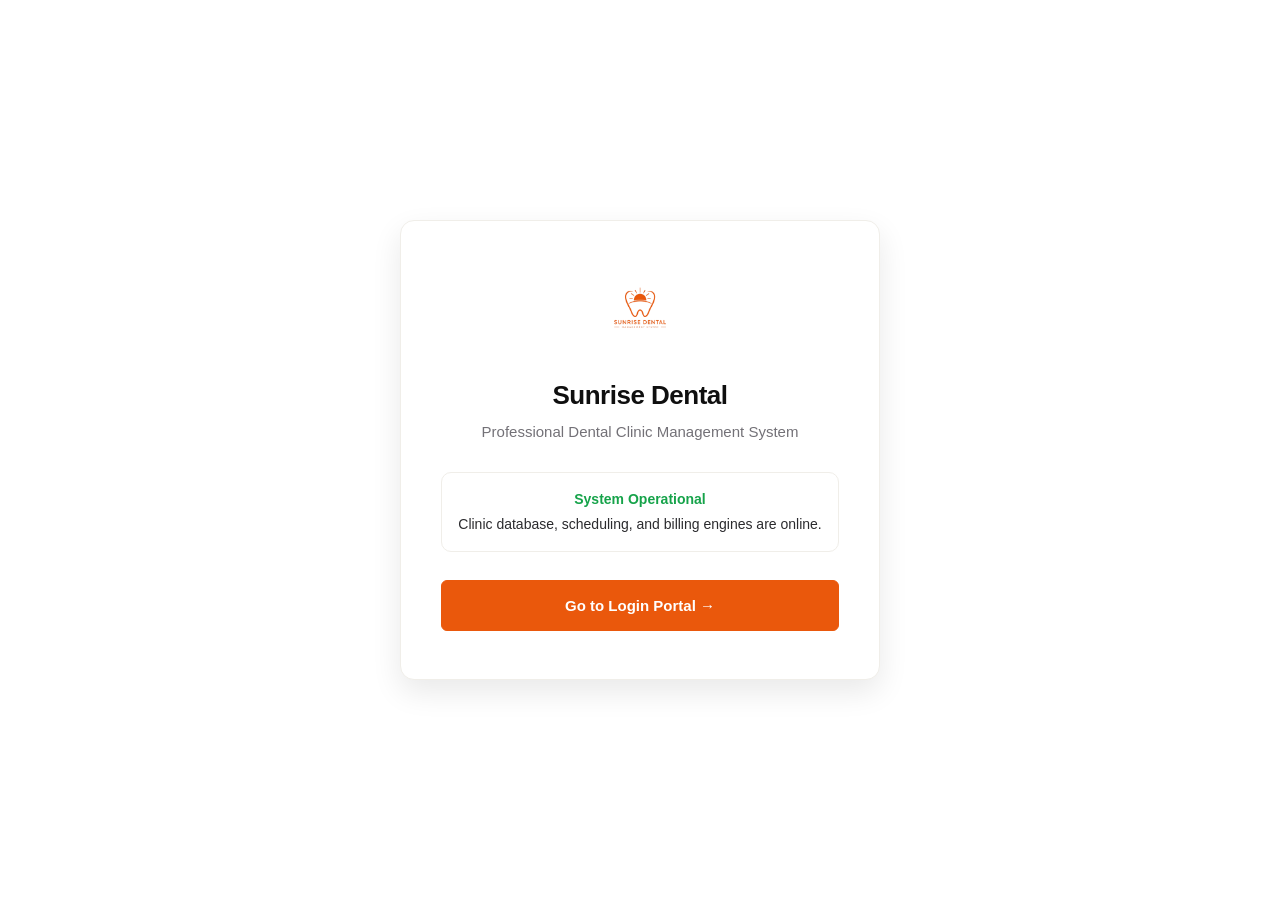
<file: src/main/webapp/index.html>
<!DOCTYPE html>
<html lang="en">
<head>
    <meta charset="UTF-8">
    <meta name="viewport" content="width=device-width, initial-scale=1.0">
    <title>Sunrise Dental Clinic - Management System</title>
    <link rel="stylesheet" href="css/sunrise-theme.css">
</head>
<body style="min-height: 100vh; display: flex; align-items: center; justify-content: center; background-color: var(--bg-warm);">

    <div style="background: white; border: 1px solid var(--border-light); border-radius: var(--radius-lg); box-shadow: var(--shadow-lg); padding: 48px 40px; max-width: 480px; width: 100%; text-align: center;">
        <img
            src="assets/images/sunrise-dental-logo.png"
            alt="Sunrise Dental Logo"
            style="width: 80px; height: 80px; object-fit: contain; margin-bottom: 20px;"
        >
        <h1 style="font-size: 26px; font-weight: 800; color: var(--dark); margin-bottom: 6px; letter-spacing: -0.5px;">
            Sunrise Dental
        </h1>
        <p style="font-size: 15px; color: var(--muted); margin-bottom: 28px;">
            Professional Dental Clinic Management System
        </p>

        <div style="padding: 16px; background: var(--surface-secondary); border-radius: var(--radius-md); border: 1px solid var(--border-light); margin-bottom: 28px; font-size: 14px; color: var(--text-dark);">
            <div style="font-weight: 700; color: var(--success); margin-bottom: 4px;">System Operational</div>
            Clinic database, scheduling, and billing engines are online.
        </div>

        <a href="pages/login.html" class="btn btn-primary" style="display: block; width: 100%; padding: 14px 20px; font-size: 15px; font-weight: 700; text-decoration: none; box-sizing: border-box;">
            Go to Login Portal &rarr;
        </a>
    </div>

</body>
</html>
</file>
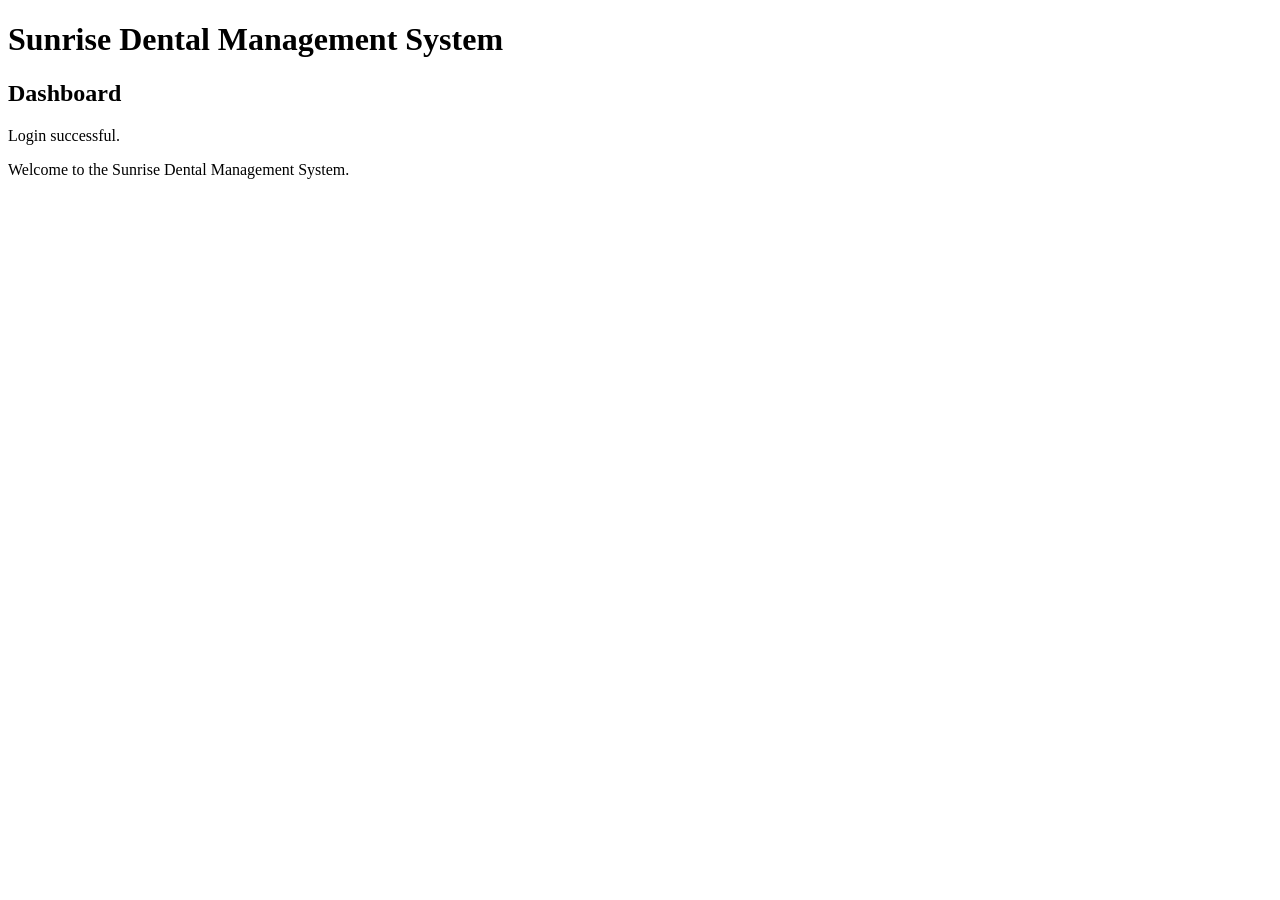
<file: src/main/webapp/pages/dashboard.html>
<!DOCTYPE html>
<html lang="en">

<head>
    <meta charset="UTF-8">
    <title>Sunrise Dental - Dashboard</title>
</head>

<body>

<h1>Sunrise Dental Management System</h1>

<h2>Dashboard</h2>

<p>
    Login successful.
</p>

<p>
    Welcome to the Sunrise Dental Management System.
</p>

</body>

</html>
</file>
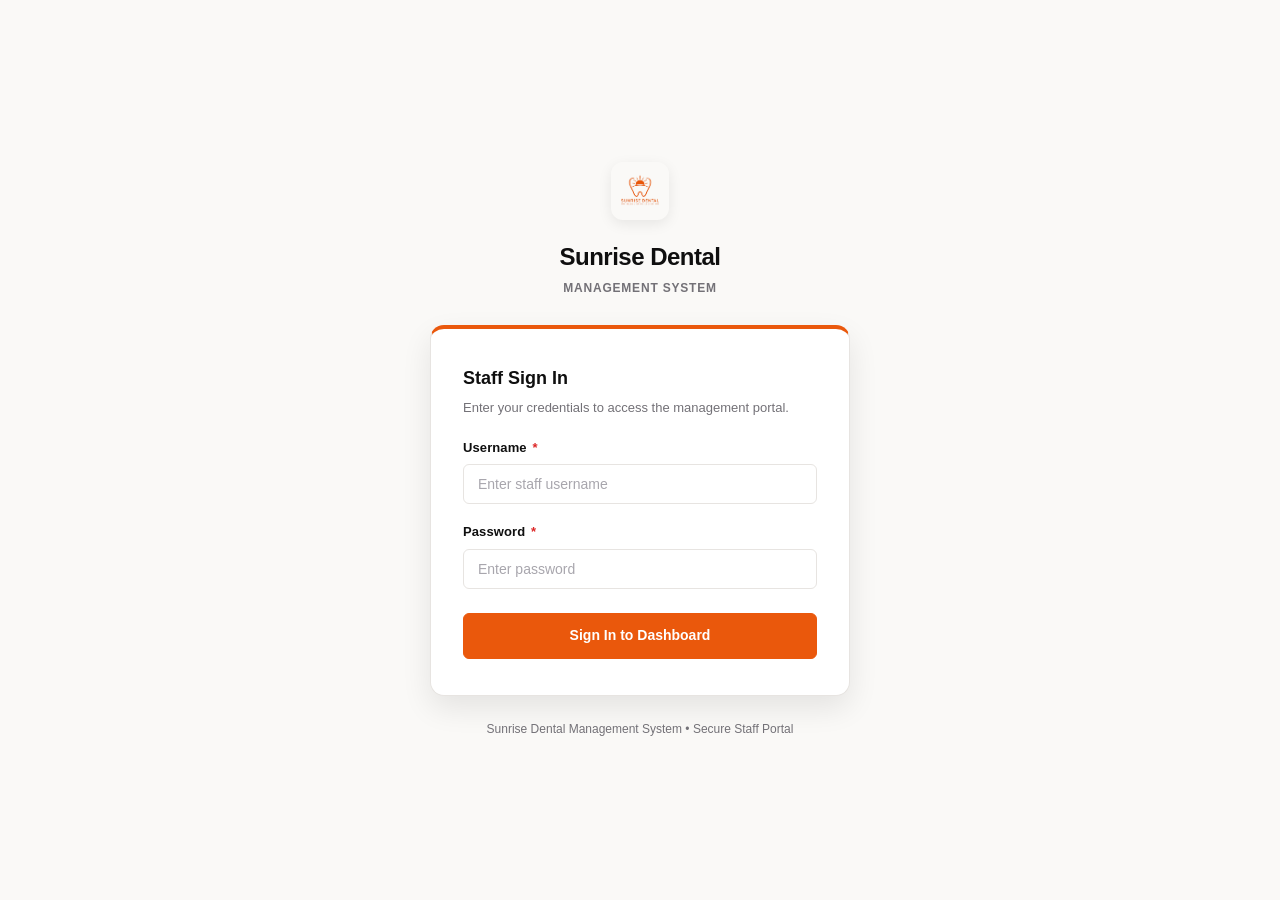
<file: src/main/webapp/pages/login.html>
<!DOCTYPE html>
<html lang="en">

<head>
    <meta charset="UTF-8">
    <meta name="viewport" content="width=device-width, initial-scale=1.0">
    <title>Login - Sunrise Dental Management System</title>
    <link rel="stylesheet" href="../css/sunrise-theme.css">
    <style>
        body {
            justify-content: center;
            align-items: center;
            padding: 24px;
            min-height: 100vh;
        }

        .login-wrapper {
            width: 100%;
            max-width: 420px;
            margin: auto;
        }

        .login-header {
            text-align: center;
            margin-bottom: 28px;
        }

        .login-logo {
            width: 58px;
            height: 58px;
            object-fit: contain;
            border-radius: 12px;
            margin-bottom: 12px;
            box-shadow: 0 4px 14px rgba(0, 0, 0, 0.08);
        }

        .login-title {
            font-size: 24px;
            font-weight: 800;
            color: var(--dark);
            letter-spacing: -0.5px;
        }

        .login-subtitle {
            font-size: 12px;
            font-weight: 600;
            color: var(--muted);
            text-transform: uppercase;
            letter-spacing: 0.8px;
            margin-top: 4px;
        }

        .login-card {
            background: var(--white);
            padding: 36px 32px;
            border-radius: var(--radius-lg);
            border: 1px solid var(--border);
            border-top: 4px solid var(--primary);
            box-shadow: var(--shadow-lg);
        }

        .login-card h2 {
            font-size: 18px;
            font-weight: 700;
            color: var(--dark);
            margin-bottom: 6px;
        }

        .login-card p {
            font-size: 13px;
            color: var(--muted);
            margin-bottom: 20px;
        }

        .login-footer {
            text-align: center;
            margin-top: 24px;
            font-size: 12px;
            color: var(--muted);
        }
    </style>
</head>

<body>

<div class="login-wrapper">

    <div class="login-header">
        <img
            src="../assets/images/sunrise-dental-logo.png"
            alt="Sunrise Dental Logo"
            class="login-logo"
        >
        <div class="login-title">Sunrise Dental</div>
        <div class="login-subtitle">Management System</div>
    </div>

    <div class="login-card">
        <h2>Staff Sign In</h2>
        <p>Enter your credentials to access the management portal.</p>

        <div id="loginAlert" class="message error" style="display: none; margin-bottom: 18px;">
            Invalid username or password.
        </div>

        <form id="loginForm" action="../login" method="post">

            <div class="form-group" style="margin-bottom: 18px;">
                <label for="username">Username <span class="required-indicator">*</span></label>
                <input
                    type="text"
                    id="username"
                    name="username"
                    placeholder="Enter staff username"
                    required
                    autocomplete="username"
                >
            </div>

            <div class="form-group" style="margin-bottom: 24px;">
                <label for="password">Password <span class="required-indicator">*</span></label>
                <input
                    type="password"
                    id="password"
                    name="password"
                    placeholder="Enter password"
                    required
                    autocomplete="current-password"
                >
            </div>

            <button type="submit" class="btn btn-primary" style="width: 100%; padding: 12px 18px; font-size: 14px;">
                Sign In to Dashboard
            </button>

        </form>
    </div>

    <div class="login-footer">
        Sunrise Dental Management System &bull; Secure Staff Portal
    </div>

</div>

<script>
    (function() {
        // Check for error in query string
        const urlParams = new URLSearchParams(window.location.search);
        const alertBox = document.getElementById('loginAlert');
        if (urlParams.get('error') === 'invalid') {
            alertBox.innerText = 'Invalid username or password.';
            alertBox.style.display = 'flex';
        }

        // Frontend validation
        const form = document.getElementById('loginForm');
        const usernameInput = document.getElementById('username');
        const passwordInput = document.getElementById('password');

        form.addEventListener('submit', function(event) {
            const username = usernameInput.value.trim();
            const password = passwordInput.value.trim();

            if (!username) {
                event.preventDefault();
                alertBox.innerText = 'Please enter your username.';
                alertBox.style.display = 'flex';
                usernameInput.focus();
                return;
            }

            if (!password) {
                event.preventDefault();
                alertBox.innerText = 'Please enter your password.';
                alertBox.style.display = 'flex';
                passwordInput.focus();
                return;
            }
        });
    })();
</script>

</body>

</html>
</file>
<file: src/main/webapp/css/sunrise-theme.css>
/* ==========================================================================
   SUNRISE DENTAL MANAGEMENT SYSTEM - UNIFIED MASTER THEME
   Visual Reference: Dashboard (Dark Header, Orange Accent, Warm Background)
   ========================================================================== */

* {
    box-sizing: border-box;
    margin: 0;
    padding: 0;
}

:root {
    /* Brand Colors */
    --primary: #ea580c;
    --primary-dark: #c2410c;
    --primary-light: #fff2e8;
    --primary-glow: rgba(234, 88, 12, 0.18);

    /* Dark Neutrals */
    --dark: #0f0f0f;
    --dark-soft: #1c1c1c;
    --dark-subtle: #2d2d30;

    /* Text Colors */
    --text: #2b2b2e;
    --text-light: #4a494e;
    --muted: #737177;

    /* Surfaces & Borders */
    --border: #e7e4e1;
    --border-light: #f0eee9;
    --background: #faf9f7;
    --card-bg: #ffffff;
    --white: #ffffff;

    /* Status Colors */
    --success: #16a34a;
    --success-bg: #dcfce7;
    --success-border: #bbf7d0;
    --success-text: #166534;

    --danger: #dc2626;
    --danger-bg: #fee2e2;
    --danger-border: #fecaca;
    --danger-text: #991b1b;

    --warning: #d97706;
    --warning-bg: #fef3c7;
    --warning-border: #fde68a;
    --warning-text: #b45309;

    --info: #0284c7;
    --info-bg: #e0f2fe;
    --info-border: #bae6fd;
    --info-text: #0369a1;

    /* Geometry */
    --radius-sm: 6px;
    --radius-md: 10px;
    --radius-lg: 14px;
    --radius-full: 9999px;

    /* Shadows */
    --shadow-sm: 0 1px 3px rgba(0, 0, 0, 0.05);
    --shadow-md: 0 4px 12px rgba(15, 15, 15, 0.06);
    --shadow-lg: 0 12px 30px rgba(15, 15, 15, 0.09);
    --shadow-hover: 0 16px 35px rgba(15, 15, 15, 0.12);
}

body {
    font-family: -apple-system, BlinkMacSystemFont, "Segoe UI", Roboto, Arial, Helvetica, sans-serif;
    background-color: var(--background);
    color: var(--text);
    min-height: 100vh;
    display: flex;
    flex-direction: column;
    line-height: 1.5;
    -webkit-font-smoothing: antialiased;
}

/* ==========================================================================
   GLOBAL HEADER & NAVIGATION BAR
   ========================================================================== */

.header {
    background: var(--dark);
    border-bottom: 3px solid var(--primary);
    position: sticky;
    top: 0;
    z-index: 100;
    box-shadow: 0 4px 20px rgba(0, 0, 0, 0.25);
}

.header-inner {
    max-width: 1400px;
    margin: 0 auto;
    padding: 0 36px;
    height: 74px;
    display: flex;
    align-items: center;
    justify-content: space-between;
    gap: 20px;
}

.brand {
    display: flex;
    align-items: center;
    gap: 13px;
    text-decoration: none;
    color: inherit;
}

.brand-logo {
    width: 44px;
    height: 44px;
    object-fit: contain;
    border-radius: 9px;
}

.brand-name {
    font-size: 20px;
    font-weight: 700;
    color: var(--white);
    letter-spacing: -0.3px;
    line-height: 1.2;
}

.brand-subtitle {
    font-size: 11px;
    color: #a3a3a3;
    margin-top: 2px;
    text-transform: uppercase;
    letter-spacing: 0.6px;
    font-weight: 500;
}

.user-section {
    display: flex;
    align-items: center;
    gap: 18px;
}

.user-info {
    text-align: right;
}

.user-name {
    font-size: 14px;
    font-weight: 600;
    color: var(--white);
}

.user-role {
    font-size: 11px;
    color: var(--primary);
    margin-top: 2px;
    font-weight: 700;
    text-transform: uppercase;
    letter-spacing: 0.5px;
}

.logout {
    text-decoration: none;
    background: var(--primary);
    color: var(--white);
    padding: 9px 18px;
    border-radius: var(--radius-sm);
    font-size: 13px;
    font-weight: 600;
    transition: all 0.2s ease;
    display: inline-flex;
    align-items: center;
    gap: 6px;
    border: none;
    cursor: pointer;
}

.logout:hover {
    background: var(--primary-dark);
    transform: translateY(-1px);
    box-shadow: 0 4px 12px rgba(234, 88, 12, 0.35);
}

/* Global Nav Bar */
.nav-bar {
    background: var(--dark-soft);
    border-bottom: 1px solid rgba(255, 255, 255, 0.07);
}

.nav-inner {
    max-width: 1400px;
    margin: 0 auto;
    padding: 0 36px;
    display: flex;
    align-items: center;
    gap: 6px;
    overflow-x: auto;
    scrollbar-width: none;
}

.nav-inner::-webkit-scrollbar {
    display: none;
}

.nav-link {
    text-decoration: none;
    color: #b0b0b5;
    font-size: 13px;
    font-weight: 600;
    padding: 12px 16px;
    border-bottom: 2px solid transparent;
    transition: all 0.2s ease;
    white-space: nowrap;
    display: flex;
    align-items: center;
    gap: 7px;
}

.nav-link:hover {
    color: var(--white);
    background: rgba(255, 255, 255, 0.04);
}

.nav-link.active {
    color: var(--primary);
    border-bottom-color: var(--primary);
    background: rgba(234, 88, 12, 0.08);
}

/* ==========================================================================
   MAIN CONTAINER & PAGE HEADERS
   ========================================================================== */

.container {
    max-width: 1400px;
    width: 100%;
    margin: 0 auto;
    padding: 36px 36px 60px;
    flex: 1;
}

.page-header {
    margin-bottom: 30px;
    display: flex;
    justify-content: space-between;
    align-items: flex-start;
    flex-wrap: wrap;
    gap: 16px;
}

.page-header-text h1 {
    font-size: 28px;
    font-weight: 700;
    color: var(--dark);
    letter-spacing: -0.5px;
    margin-bottom: 6px;
}

.page-header-text p {
    color: var(--muted);
    font-size: 14px;
    line-height: 1.5;
}

.page-header-actions {
    display: flex;
    align-items: center;
    gap: 12px;
}

.back-link {
    display: inline-flex;
    align-items: center;
    gap: 6px;
    text-decoration: none;
    color: var(--muted);
    font-size: 13px;
    font-weight: 600;
    padding: 7px 13px;
    border-radius: var(--radius-sm);
    background: var(--white);
    border: 1px solid var(--border);
    transition: all 0.2s ease;
}

.back-link:hover {
    color: var(--primary-dark);
    border-color: var(--primary);
    background: var(--primary-light);
}

/* Welcome Header (Dashboard specific) */
.welcome {
    margin-bottom: 32px;
}

.welcome h1 {
    font-size: 30px;
    font-weight: 700;
    color: var(--dark);
    margin-bottom: 6px;
    letter-spacing: -0.5px;
}

.welcome p {
    color: var(--muted);
    font-size: 14px;
}

.role-badge {
    display: inline-block;
    margin-top: 10px;
    background: var(--dark);
    color: var(--primary);
    padding: 5px 12px;
    border-radius: var(--radius-full);
    font-size: 11px;
    font-weight: 700;
    letter-spacing: 0.4px;
}

/* ==========================================================================
   CARDS & PANELS
   ========================================================================== */

.card {
    background: var(--card-bg);
    border: 1px solid var(--border);
    border-radius: var(--radius-lg);
    padding: 26px 28px;
    margin-bottom: 26px;
    box-shadow: var(--shadow-sm);
    transition: border-color 0.2s ease, box-shadow 0.2s ease;
}

.card:hover {
    border-color: #dcd8d3;
    box-shadow: var(--shadow-md);
}

.card-header {
    display: flex;
    justify-content: space-between;
    align-items: center;
    margin-bottom: 20px;
    padding-bottom: 14px;
    border-bottom: 1px solid var(--border-light);
    flex-wrap: wrap;
    gap: 12px;
}

.card-title,
.card h2 {
    color: var(--dark);
    font-size: 19px;
    font-weight: 700;
    letter-spacing: -0.2px;
    margin-bottom: 0;
}

.card-subtitle {
    color: var(--muted);
    font-size: 13px;
    margin-top: 3px;
}

.section-heading {
    display: flex;
    justify-content: space-between;
    align-items: center;
    margin-bottom: 20px;
}

.section-heading h2 {
    color: var(--dark);
    font-size: 20px;
    font-weight: 700;
}

.section-heading p {
    color: var(--muted);
    font-size: 13px;
    margin-top: 4px;
}

/* ==========================================================================
   STATISTICS CARDS (Dashboard)
   ========================================================================== */

.stats {
    display: grid;
    grid-template-columns: repeat(4, minmax(0, 1fr));
    gap: 18px;
    margin-bottom: 38px;
}

.stat-card {
    background: var(--white);
    border: 1px solid var(--border);
    border-top: 3px solid var(--primary);
    border-radius: var(--radius-lg);
    padding: 22px;
    position: relative;
    box-shadow: var(--shadow-sm);
    transition: transform 0.2s ease, box-shadow 0.2s ease;
}

.stat-card:hover {
    transform: translateY(-3px);
    box-shadow: var(--shadow-lg);
}

.stat-top {
    display: flex;
    align-items: center;
    justify-content: space-between;
    margin-bottom: 16px;
}

.stat-label {
    color: var(--muted);
    font-size: 13px;
    font-weight: 600;
}

.stat-icon {
    width: 38px;
    height: 38px;
    border-radius: var(--radius-md);
    background: var(--primary-light);
    color: var(--primary-dark);
    display: flex;
    align-items: center;
    justify-content: center;
    font-size: 14px;
    font-weight: 800;
}

.stat-value {
    font-size: 28px;
    font-weight: 700;
    color: var(--dark);
    letter-spacing: -0.5px;
}

.stat-revenue {
    color: var(--primary-dark);
}

/* ==========================================================================
   MANAGEMENT SECTION & CARDS WITH IMAGE HOVER
   ========================================================================== */

.management-section {
    margin-bottom: 38px;
}

.cards {
    display: grid;
    grid-template-columns: repeat(3, minmax(0, 1fr));
    gap: 18px;
}

.management-card,
.cards .card {
    background: var(--white);
    border: 1px solid var(--border);
    border-radius: var(--radius-lg);
    overflow: hidden;
    position: relative;
    min-height: 330px;
    padding: 0;
    margin-bottom: 0;
    box-shadow: var(--shadow-sm);
    transition: transform 0.25s ease, box-shadow 0.25s ease, border-color 0.25s ease;
}

.management-card:hover,
.cards .card:hover {
    transform: translateY(-5px);
    border-color: var(--primary);
    box-shadow: var(--shadow-hover);
}

.card-image-wrapper {
    width: 100%;
    height: 145px;
    overflow: hidden;
    position: relative;
    background: var(--dark);
}

.card-image {
    width: 100%;
    height: 100%;
    object-fit: cover;
    opacity: 0.34;
    transform: scale(1);
    transition: opacity 0.4s ease, transform 0.5s ease;
}

.card-image-wrapper::after {
    content: "";
    position: absolute;
    inset: 0;
    background: linear-gradient(to bottom, rgba(15, 15, 15, 0.10), rgba(15, 15, 15, 0.65));
    pointer-events: none;
}

.management-card:hover .card-image,
.cards .card:hover .card-image {
    opacity: 1;
    transform: scale(1.06);
}

.management-card:hover .card-image-wrapper::after,
.cards .card:hover .card-image-wrapper::after {
    background: linear-gradient(to bottom, rgba(15, 15, 15, 0.02), rgba(15, 15, 15, 0.40));
}

.card-content {
    padding: 22px 24px 24px;
}

.card-icon {
    width: 40px;
    height: 40px;
    background: var(--dark);
    color: var(--primary);
    border-radius: var(--radius-md);
    display: flex;
    align-items: center;
    justify-content: center;
    font-size: 15px;
    font-weight: 800;
    margin-top: -42px;
    margin-bottom: 15px;
    position: relative;
    z-index: 5;
    border: 2px solid var(--white);
}

.card-content h3 {
    color: var(--dark);
    font-size: 17px;
    font-weight: 700;
    margin-bottom: 8px;
}

.card-content p {
    color: var(--muted);
    font-size: 13px;
    line-height: 1.6;
    min-height: 42px;
}

.card-link {
    display: inline-flex;
    align-items: center;
    gap: 6px;
    margin-top: 17px;
    text-decoration: none;
    color: var(--primary-dark);
    font-size: 13px;
    font-weight: 700;
    transition: all 0.2s ease;
}

.card-link:hover {
    color: var(--primary);
    gap: 9px;
}

/* ==========================================================================
   FORMS & INPUT CONTROLS
   ========================================================================== */

.form-grid {
    display: grid;
    grid-template-columns: repeat(2, minmax(0, 1fr));
    gap: 18px 20px;
}

.form-grid-3 {
    display: grid;
    grid-template-columns: repeat(3, minmax(0, 1fr));
    gap: 18px 20px;
}

.form-group {
    display: flex;
    flex-direction: column;
    gap: 7px;
}

.form-group.full {
    grid-column: 1 / -1;
}

label {
    font-size: 13px;
    font-weight: 600;
    color: var(--dark);
    letter-spacing: 0.1px;
}

.required-indicator {
    color: var(--danger);
    margin-left: 2px;
}

input[type="text"],
input[type="tel"],
input[type="email"],
input[type="password"],
input[type="date"],
input[type="time"],
input[type="number"],
select,
textarea {
    width: 100%;
    padding: 11px 14px;
    border: 1px solid var(--border);
    border-radius: var(--radius-sm);
    font-size: 14px;
    font-family: inherit;
    color: var(--text);
    background-color: var(--white);
    transition: all 0.2s ease;
    appearance: none;
    -webkit-appearance: none;
}

select {
    background-image: url("data:image/svg+xml,%3Csvg xmlns='http://www.w3.org/2000/svg' width='12' height='12' fill='%23737177' viewBox='0 0 16 16'%3E%3Cpath d='M7.247 11.14 2.451 5.658C1.885 5.013 2.345 4 3.204 4h9.592a1 1 0 0 1 .753 1.659l-4.796 5.48a1 1 0 0 1-1.506 0z'/%3E%3C/svg%3E");
    background-repeat: no-repeat;
    background-position: right 14px center;
    padding-right: 36px;
    cursor: pointer;
}

textarea {
    resize: vertical;
    min-height: 85px;
}

input:focus,
select:focus,
textarea:focus {
    outline: none;
    border-color: var(--primary);
    box-shadow: 0 0 0 3px var(--primary-glow);
}

input::placeholder,
textarea::placeholder {
    color: #a8a6ad;
}

.form-actions {
    margin-top: 24px;
    display: flex;
    align-items: center;
    gap: 12px;
    flex-wrap: wrap;
}

/* Search Bar / Box */
.search-form {
    display: flex;
    gap: 12px;
    align-items: center;
    flex-wrap: wrap;
}

.search-form input {
    flex: 1;
    min-width: 260px;
}

/* ==========================================================================
   BUTTONS
   ========================================================================== */

button,
.btn {
    display: inline-flex;
    align-items: center;
    justify-content: center;
    gap: 8px;
    padding: 11px 22px;
    border-radius: var(--radius-sm);
    font-size: 14px;
    font-weight: 600;
    font-family: inherit;
    cursor: pointer;
    text-decoration: none;
    border: none;
    transition: all 0.2s ease;
    line-height: 1.4;
    white-space: nowrap;
}

.btn-primary,
button[type="submit"] {
    background: var(--primary);
    color: var(--white);
    border: 1px solid var(--primary);
}

.btn-primary:hover,
button[type="submit"]:hover {
    background: var(--primary-dark);
    border-color: var(--primary-dark);
    transform: translateY(-1px);
    box-shadow: 0 4px 12px rgba(234, 88, 12, 0.25);
}

.btn-dark {
    background: var(--dark);
    color: var(--white);
    border: 1px solid var(--dark);
}

.btn-dark:hover {
    background: var(--dark-soft);
    border-color: var(--dark-soft);
    transform: translateY(-1px);
}

.btn-secondary {
    background: var(--white);
    color: var(--text);
    border: 1px solid var(--border);
}

.btn-secondary:hover {
    background: #f5f4f0;
    border-color: #d1cdc7;
}

.btn-success {
    background: var(--success);
    color: var(--white);
    border: 1px solid var(--success);
}

.btn-success:hover {
    background: #15803d;
    border-color: #15803d;
    transform: translateY(-1px);
    box-shadow: 0 4px 12px rgba(22, 163, 74, 0.25);
}

.btn-danger {
    background: var(--danger);
    color: var(--white);
    border: 1px solid var(--danger);
}

.btn-danger:hover {
    background: #b91c1c;
    border-color: #b91c1c;
    transform: translateY(-1px);
    box-shadow: 0 4px 12px rgba(220, 38, 38, 0.25);
}

.btn-warning {
    background: var(--warning);
    color: var(--white);
    border: 1px solid var(--warning);
}

.btn-warning:hover {
    background: #b45309;
    border-color: #b45309;
    transform: translateY(-1px);
    box-shadow: 0 4px 12px rgba(217, 119, 6, 0.25);
}

.btn-sm {
    padding: 7px 14px;
    font-size: 12px;
}

.action-link,
.btn-action {
    display: inline-flex;
    align-items: center;
    gap: 4px;
    color: var(--primary-dark);
    font-size: 13px;
    font-weight: 700;
    text-decoration: none;
    padding: 6px 12px;
    border-radius: var(--radius-sm);
    background: var(--primary-light);
    border: 1px solid rgba(234, 88, 12, 0.2);
    transition: all 0.2s ease;
}

.action-link:hover,
.btn-action:hover {
    background: var(--primary);
    color: var(--white);
    border-color: var(--primary);
}

.status-btn-group {
    display: flex;
    gap: 10px;
    flex-wrap: wrap;
    align-items: center;
}

.status-btn-group form {
    display: inline-block;
    margin: 0;
}

.status-btn-group button {
    margin-top: 0;
}

/* ==========================================================================
   TABLES
   ========================================================================== */

.table-container {
    width: 100%;
    overflow-x: auto;
    border-radius: var(--radius-md);
    border: 1px solid var(--border);
    background: var(--white);
    margin-top: 18px;
    box-shadow: var(--shadow-sm);
}

.appointment-table,
.app-table,
table {
    width: 100%;
    border-collapse: collapse;
    text-align: left;
}

.appointment-table th,
.app-table th,
table th {
    padding: 14px 18px;
    background: var(--dark);
    color: #e5e5e5;
    font-size: 11px;
    font-weight: 700;
    text-transform: uppercase;
    letter-spacing: 0.6px;
    white-space: nowrap;
    border: none;
}

.appointment-table td,
.app-table td,
table td {
    padding: 15px 18px;
    border-top: 1px solid var(--border-light);
    color: var(--text);
    font-size: 13px;
    white-space: nowrap;
}

.appointment-table tbody tr,
.app-table tbody tr,
table tbody tr {
    transition: background-color 0.15s ease;
}

.appointment-table tbody tr:hover,
.app-table tbody tr:hover,
table tbody tr:hover {
    background-color: var(--primary-light);
}

.appointment-number,
.code-highlight {
    color: var(--dark);
    font-weight: 700;
    letter-spacing: -0.1px;
}

.price {
    font-weight: 700;
    color: var(--dark);
}

/* Key-Value Details Table */
.details-table {
    margin-top: 0;
    border: 1px solid var(--border);
    border-radius: var(--radius-md);
    overflow: hidden;
}

.details-table th {
    width: 220px;
    background: #f7f6f4;
    color: var(--muted);
    font-size: 12px;
    font-weight: 700;
    text-transform: uppercase;
    letter-spacing: 0.4px;
    border-bottom: 1px solid var(--border);
}

.details-table td {
    background: var(--white);
    font-size: 14px;
    font-weight: 600;
    color: var(--dark);
    border-bottom: 1px solid var(--border);
}

.details-table tr:last-child th,
.details-table tr:last-child td {
    border-bottom: none;
}

.details-table tr:hover {
    background: transparent !important;
}

/* Amount / Calculation Tables */
.amount-table {
    width: 100%;
    border-collapse: collapse;
    margin: 18px 0;
    background: #fdfdfc;
    border: 1px solid var(--border);
    border-radius: var(--radius-md);
    overflow: hidden;
}

.amount-table td {
    padding: 14px 18px;
    border-bottom: 1px solid var(--border-light);
    font-size: 14px;
}

.amount-table td:last-child {
    text-align: right;
    font-weight: 700;
}

.amount-table .total-row td {
    font-size: 17px;
    font-weight: 800;
    color: var(--dark);
    background: var(--primary-light);
    border-top: 2px solid var(--primary);
    border-bottom: none;
}

.amount-table .total-row td:last-child {
    color: var(--primary-dark);
}

/* ==========================================================================
   STATUS BADGES & TAGS
   ========================================================================== */

.status,
.status-badge {
    display: inline-flex;
    align-items: center;
    padding: 5px 12px;
    border-radius: var(--radius-full);
    font-size: 11px;
    font-weight: 700;
    letter-spacing: 0.4px;
    text-transform: uppercase;
    line-height: 1.2;
}

.status-SCHEDULED {
    background: #e0f2fe;
    color: #0369a1;
    border: 1px solid #bae6fd;
}

.status-COMPLETED {
    background: #ecfdf5;
    color: #047857;
    border: 1px solid #a7f3d0;
}

.status-CANCELLED {
    background: #fef2f2;
    color: #b91c1c;
    border: 1px solid #fecaca;
}

.status-NO_SHOW {
    background: var(--warning-bg);
    color: var(--warning-text);
    border: 1px solid var(--warning-border);
}

.status-ACTIVE,
.status-active,
.status.active {
    background: #ecfdf5;
    color: #047857;
    border: 1px solid #a7f3d0;
}

.status-INACTIVE,
.status-inactive,
.status.inactive {
    background: #f3f4f6;
    color: #4b5563;
    border: 1px solid #e5e7eb;
}

/* ==========================================================================
   ALERTS & MESSAGES
   ========================================================================== */

.message {
    padding: 14px 18px;
    border-radius: var(--radius-md);
    margin-bottom: 24px;
    font-size: 14px;
    font-weight: 500;
    display: flex;
    align-items: center;
    gap: 10px;
    line-height: 1.4;
}

.message.error,
.error {
    background: var(--danger-bg);
    color: var(--danger-text);
    border: 1px solid var(--danger-border);
}

.message.success,
.success {
    background: var(--success-bg);
    color: var(--success-text);
    border: 1px solid var(--success-border);
}

.message.info {
    background: var(--info-bg);
    color: var(--info-text);
    border: 1px solid var(--info-border);
}

.empty,
.no-appointments,
.empty-state {
    text-align: center;
    padding: 42px 20px;
    color: var(--muted);
    font-size: 14px;
}

/* ==========================================================================
   DETAILS GRID & KEY-VALUE BOXES
   ========================================================================== */

.details-grid {
    display: grid;
    grid-template-columns: repeat(auto-fit, minmax(220px, 1fr));
    gap: 14px;
    margin-bottom: 20px;
}

.detail,
.detail-box {
    background: #faf9f7;
    padding: 16px;
    border-radius: var(--radius-md);
    border: 1px solid var(--border);
}

.detail-label {
    font-size: 11px;
    color: var(--muted);
    text-transform: uppercase;
    font-weight: 700;
    letter-spacing: 0.5px;
    margin-bottom: 5px;
}

.detail-value {
    font-size: 15px;
    font-weight: 700;
    color: var(--dark);
}

.edit-section {
    margin-top: 28px;
    padding-top: 24px;
    border-top: 1px solid var(--border);
}

.edit-section h3 {
    font-size: 16px;
    font-weight: 700;
    color: var(--dark);
    margin-bottom: 16px;
}

/* ==========================================================================
   REPORT & SUMMARY METRICS
   ========================================================================== */

.summary-grid {
    display: grid;
    grid-template-columns: repeat(auto-fit, minmax(220px, 1fr));
    gap: 18px;
    margin-bottom: 28px;
}

.summary-card {
    background: var(--white);
    padding: 22px;
    border-radius: var(--radius-lg);
    border: 1px solid var(--border);
    border-top: 3px solid var(--dark);
    box-shadow: var(--shadow-sm);
    transition: transform 0.2s ease;
}

.summary-card:hover {
    transform: translateY(-2px);
    box-shadow: var(--shadow-md);
}

.summary-label {
    color: var(--muted);
    font-size: 12px;
    font-weight: 700;
    text-transform: uppercase;
    letter-spacing: 0.5px;
    margin-bottom: 8px;
}

.summary-value {
    font-size: 26px;
    font-weight: 700;
    color: var(--dark);
    letter-spacing: -0.5px;
}

.summary-value.revenue {
    color: var(--primary-dark);
}

.filter-card {
    background: var(--white);
    border: 1px solid var(--border);
    border-radius: var(--radius-lg);
    padding: 24px 28px;
    margin-bottom: 26px;
    box-shadow: var(--shadow-sm);
}

.filter-form,
.filters {
    display: flex;
    align-items: flex-end;
    gap: 16px;
    flex-wrap: wrap;
}

.print-section {
    display: flex;
    justify-content: flex-end;
    margin-bottom: 22px;
}

/* ==========================================================================
   RECENT APPOINTMENTS (Dashboard)
   ========================================================================== */

.recent-section {
    background: var(--white);
    border: 1px solid var(--border);
    border-radius: var(--radius-lg);
    overflow: hidden;
    box-shadow: var(--shadow-sm);
}

.recent-header {
    padding: 22px 28px;
    border-bottom: 1px solid var(--border);
}

.recent-header h2 {
    color: var(--dark);
    font-size: 19px;
    font-weight: 700;
    margin-bottom: 4px;
}

.recent-header p {
    color: var(--muted);
    font-size: 13px;
}

/* ==========================================================================
   FOOTER
   ========================================================================== */

.footer {
    margin-top: auto;
    padding: 24px 36px;
    text-align: center;
    color: #9c9a9f;
    font-size: 12px;
    border-top: 1px solid var(--border);
    background: #f7f6f4;
}

/* ==========================================================================
   PRINT STYLES
   ========================================================================== */

.print-receipt {
    display: none;
}

@media print {
    @page {
        size: A4;
        margin: 15mm;
    }

    body {
        background: #ffffff !important;
        color: #000000 !important;
        font-family: Arial, sans-serif;
    }

    .header,
    .nav-bar,
    .page-header,
    .filter-card,
    .search-card,
    .screen-content,
    .back-link,
    .print-section,
    .footer {
        display: none !important;
    }

    .container {
        max-width: 100% !important;
        padding: 0 !important;
        margin: 0 !important;
    }

    .print-receipt {
        display: block !important;
        width: 100% !important;
        max-width: 800px;
        margin: 0 auto;
    }

    .print-header {
        text-align: center;
        padding-bottom: 18px;
        border-bottom: 2px solid #000;
        margin-bottom: 20px;
    }

    .print-header h1 {
        font-size: 28px;
        margin-bottom: 6px;
        letter-spacing: 1px;
    }

    .print-header p {
        font-size: 13px;
        margin-bottom: 3px;
    }

    .receipt-title {
        text-align: center;
        margin: 20px 0;
    }

    .receipt-title h2 {
        font-size: 20px;
        letter-spacing: 1px;
    }

    .receipt-meta {
        display: grid;
        grid-template-columns: 1fr 1fr;
        gap: 8px 30px;
        margin-bottom: 22px;
        font-size: 13px;
    }

    .receipt-section {
        margin-bottom: 22px;
    }

    .receipt-section h3 {
        font-size: 14px;
        text-transform: uppercase;
        border-bottom: 1px solid #000;
        padding-bottom: 6px;
        margin-bottom: 10px;
    }

    .receipt-details {
        display: grid;
        grid-template-columns: 1fr 1fr;
        gap: 7px 30px;
        font-size: 13px;
    }

    .receipt-detail {
        display: flex;
        justify-content: space-between;
        gap: 15px;
    }

    .receipt-detail span:first-child {
        font-weight: bold;
    }

    .receipt-table {
        width: 100%;
        border-collapse: collapse;
        margin-top: 10px;
    }

    .receipt-table th {
        text-align: left;
        padding: 9px 5px;
        border-top: 1px solid #000;
        border-bottom: 1px solid #000;
        font-size: 13px;
        background: transparent !important;
        color: #000 !important;
    }

    .receipt-table th:last-child,
    .receipt-table td:last-child {
        text-align: right;
    }

    .receipt-table td {
        padding: 10px 5px;
        border-bottom: 1px solid #ddd;
        font-size: 13px;
    }

    .receipt-total td {
        border-top: 2px solid #000;
        border-bottom: none;
        font-size: 16px;
        font-weight: bold;
        padding-top: 14px;
    }

    .receipt-footer {
        text-align: center;
        margin-top: 35px;
        padding-top: 15px;
        border-top: 1px solid #000;
        font-size: 12px;
        line-height: 1.6;
    }

    .receipt-footer .thank-you {
        font-weight: bold;
        font-size: 13px;
        margin-bottom: 5px;
    }

    /* Print styling for Reports */
    .summary-card,
    .card,
    .table-container {
        border: 1px solid #ccc !important;
        box-shadow: none !important;
        break-inside: avoid;
    }

    table th {
        background: #eee !important;
        color: #000 !important;
    }
}

/* ==========================================================================
   RESPONSIVE DESIGN
   ========================================================================== */

@media (max-width: 1200px) {
    .stats {
        grid-template-columns: repeat(2, minmax(0, 1fr));
    }

    .cards {
        grid-template-columns: repeat(2, minmax(0, 1fr));
    }
}

@media (max-width: 860px) {
    .header-inner {
        padding: 0 20px;
        height: auto;
        padding-top: 14px;
        padding-bottom: 14px;
        flex-wrap: wrap;
    }

    .nav-inner {
        padding: 0 20px;
    }

    .container {
        padding: 24px 20px 48px;
    }

    .form-grid,
    .form-grid-3 {
        grid-template-columns: 1fr;
    }

    .form-group.full {
        grid-column: span 1;
    }

    .page-header {
        flex-direction: column;
        align-items: flex-start;
    }
}

@media (max-width: 640px) {
    .brand-subtitle {
        display: none;
    }

    .user-info {
        display: none;
    }

    .stats {
        grid-template-columns: 1fr;
    }

    .cards {
        grid-template-columns: 1fr;
    }

    .summary-grid {
        grid-template-columns: 1fr;
    }

    .filter-form {
        flex-direction: column;
        align-items: stretch;
    }

    .filter-form .form-group {
        width: 100%;
    }

    .filter-form button {
        width: 100%;
    }

    .search-form {
        flex-direction: column;
        align-items: stretch;
    }

    .search-form input,
    .search-form button {
        width: 100%;
    }
}
</file>
